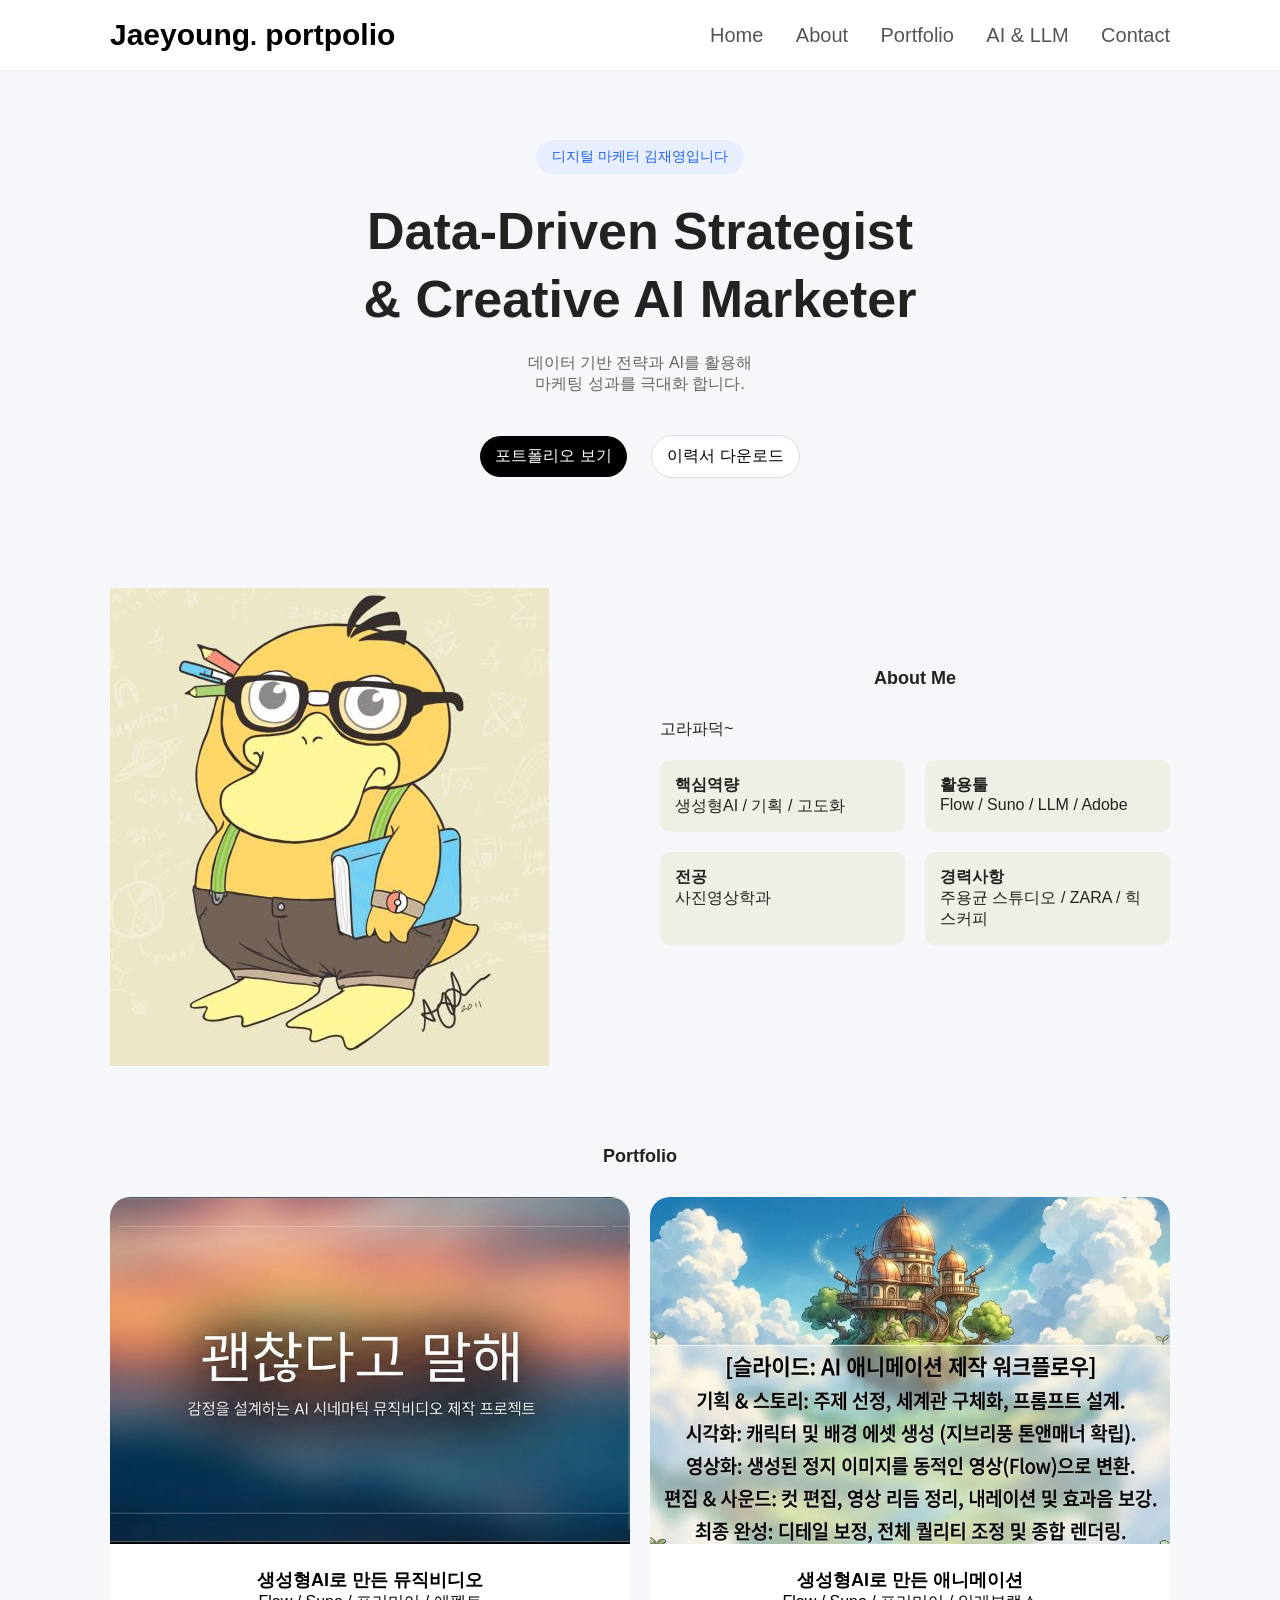
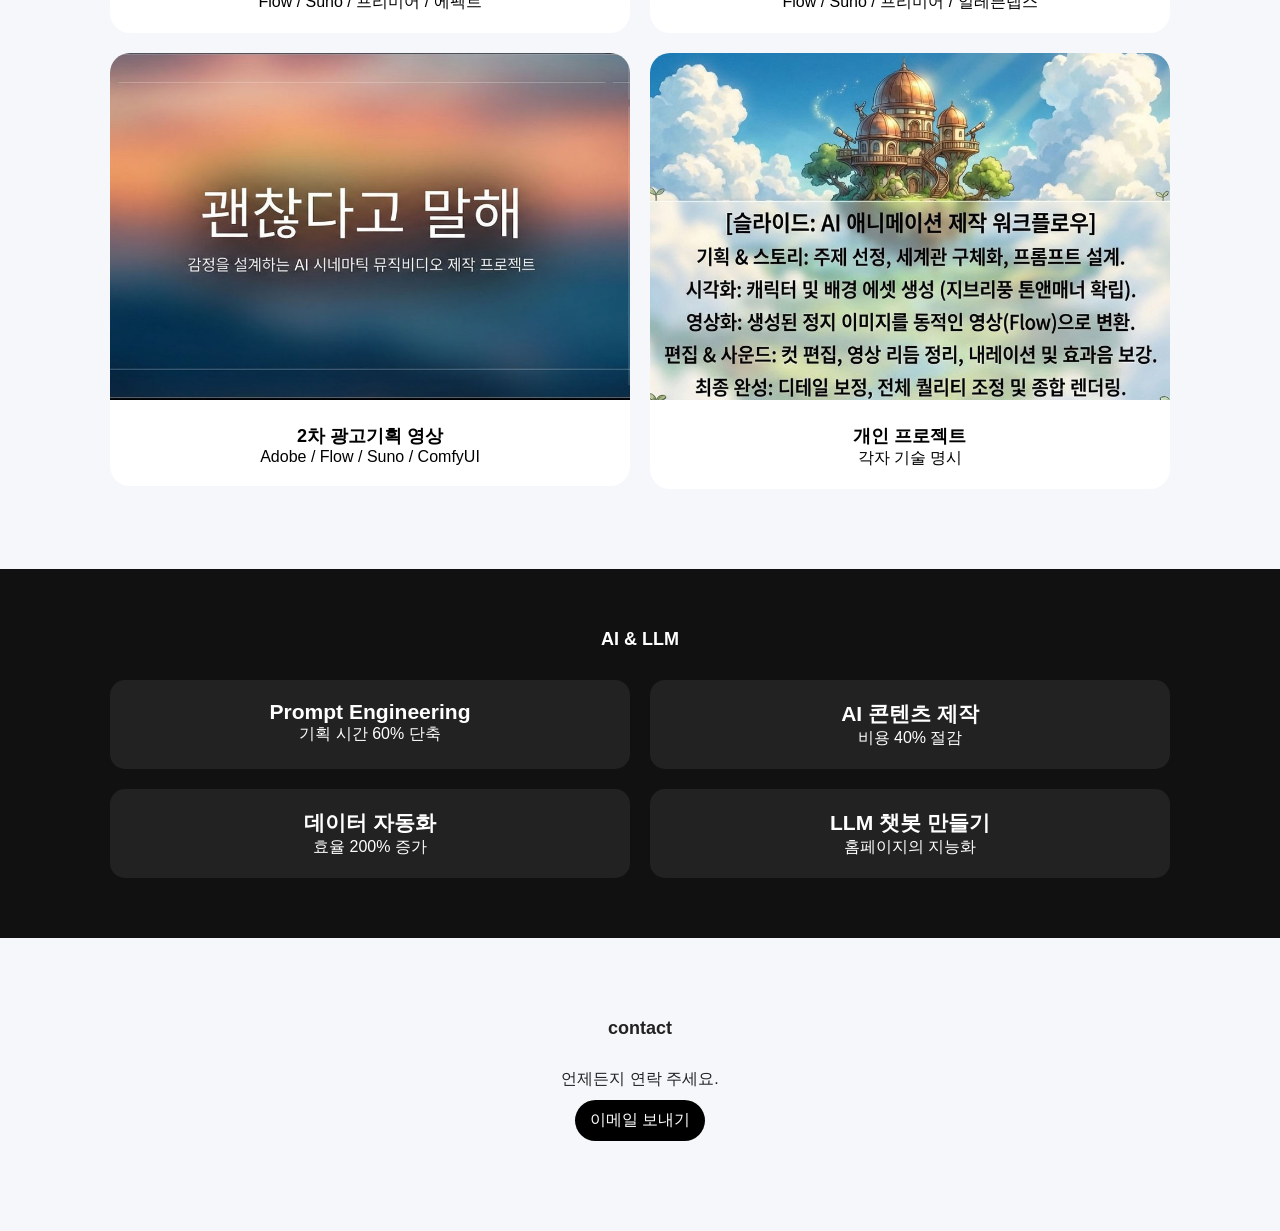
<file: index.html>
<!doctype html>
<html lang="ko">
  <head>
    <meta charset="UTF-8" />
    <meta name="viewport" content="width=device-width, initial-scale=1.0" />
    <title>김재영 홈페이지</title>
    <link rel="stylesheet" href="CSS/style.css" />
  </head>
  <body>
    <!--Navbar-->
    <nav class="navbar">
      <div class="container nav-inner">
        <a href="index.html">
          <div class="logo">
            Jaeyoung<span>.</span>
            portpolio
          </div>
        </a>
        <!-- 햄버거 버튼 -->
        <button class="hamburger" id="hamburger" aria-label="메뉴 열기">
          <span></span>
          <span></span>
          <span></span>
        </button>
        <div class="menu" id="menu">
          <a href="#home">Home</a>
          <a href="#about">About</a>
          <a href="#portfolio">Portfolio</a>
          <a href="#ai">AI & LLM</a>
          <a href="#contact">Contact</a>
        </div>
      </div>
    </nav>

    <!-- Hero -->
    <section id="home" class="Hero">
      <div class="container Hero-inner">
        <div class="badge">디지털 마케터 김재영입니다</div>
        <h1>
          Data-Driven <span> Strategist </span><br />
          & Creative <span> AI Marketer </span>
        </h1>
        <p>
          데이터 기반 전략과 AI를 활용해<br />
          마케팅 성과를 극대화 합니다.
        </p>
        <div class="btn-group">
          <a href="#portfolio" class="btn primary">포트폴리오 보기</a>
          <a href="IMAGE/이력서.pdf" class="btn secondary">이력서 다운로드</a>
        </div>
      </div>
    </section>

    <!-- About Me -->
    <section id="about" class="container">
      <div class="about-grid">
        <img src="IMAGE/고라파덕.jpg" alt="이미지에 대한 설명" />
        <div>
          <h2 class="about title">About Me</h2>
          <p>고라파덕~</p>
          <div class="card-box">
            <div class="card">
              <h4>핵심역량</h4>
              <p>생성형AI / 기획 / 고도화</p>
            </div>
            <div class="card">
              <h4>활용툴</h4>
              <p>Flow / Suno / LLM / Adobe</p>
            </div>
          </div>
          <div class="card-box">
            <div class="card">
              <h4>전공</h4>
              <p>사진영상학과</p>
            </div>
            <div class="card">
              <h4>경력사항</h4>
              <p>주용균 스튜디오 / ZARA / 힉스커피</p>
            </div>
          </div>
        </div>
      </div>
    </section>

    <!--Portfolio-->
    <section id="portfolio" class="portfolio">
      <div class="container">
        <h2>Portfolio</h2>
        <div class="grid">
          <a href="team1.html">
            <div class="portfolio-card">
              <img src="IMAGE/팀포트.jpg" alt="1차 팀프로젝트" />
              <div class="card-content">
                <h3>생성형AI로 만든 뮤직비디오</h3>
                <p>Flow / Suno / 프리미어 / 에펙트</p>
              </div>
            </div>
          </a>
          <a href="personal1.html">
            <div class="portfolio-card">
              <img src="IMAGE/개인포트.jpg" alt="개인 프로젝트" />
              <div class="card-content">
                <h3>생성형AI로 만든 애니메이션</h3>
                <p>Flow / Suno / 프리미어 / 일레븐랩스</p>
              </div>
            </div>
          </a>
          <a href="team2.html">
            <div class="portfolio-card">
              <img src="IMAGE/팀포트.jpg" alt="2차 팀프로젝트" />
              <div class="card-content">
                <h3>2차 광고기획 영상</h3>
                <p>Adobe / Flow / Suno / ComfyUI</p>
              </div>
            </div>
          </a>
          <a href="personal2.html">
            <div class="portfolio-card">
              <img src="IMAGE/개인포트.jpg" alt="개인 프로젝트" />
              <div class="card-content">
                <h3>개인 프로젝트</h3>
                <p>각자 기술 명시</p>
              </div>
            </div>
          </a>
        </div>
      </div>
    </section>

    <!-- AI -->
    <section id="ai" class="ai">
      <div class="container">
        <h2>AI & LLM</h2>
        <div class="grid">
          <div class="ai-card">
            <a href="#"><h3>Prompt Engineering</h3></a>
            <p>기획 시간 60% 단축</p>
          </div>
          <div class="ai-card">
            <a href="#"><h3>AI 콘텐츠 제작</h3></a>
            <p>비용 40% 절감</p>
          </div>
          <div class="ai-card">
            <a href="#"><h3>데이터 자동화</h3></a>
            <p>효율 200% 증가</p>
          </div>
          <div class="ai-card">
            <a href="#"><h3>LLM 챗봇 만들기</h3></a>
            <p>홈페이지의 지능화</p>
          </div>
        </div>
      </div>
    </section>

    <!--Contact-->
    <section id="contact" class="contact">
      <div class="container center contact-aline-center">
        <h2>contact</h2>
        <p>언제든지 연락 주세요.</p>
        <a href="mailto:jae94750@gmail.com" class="btn primary">
          이메일 보내기</a
        >
      </div>
    </section>

    <script>
      const hamburger = document.getElementById("hamburger");
      const menu = document.getElementById("menu");

      hamburger.addEventListener("click", () => {
        menu.classList.toggle("open");
        hamburger.classList.toggle("active");
      });

      // 메뉴 링크 클릭 시 자동 닫기
      document.querySelectorAll(".menu a").forEach((link) => {
        link.addEventListener("click", () => {
          menu.classList.remove("open");
          hamburger.classList.remove("active");
        });
      });
    </script>
  </body>
</html>
</file>
<file: CSS/style.css>
/* ===== BASE RESET ===== */
* {
  margin: 0;
  padding: 0;
  box-sizing: border-box;
  font-family: "Pretendard", sans-serif;
}

body {
  background: #f5f7fb;
  color: #222;
}

/* ===== NAVBAR ===== */
.navbar {
  position: fixed;
  width: 100%;
  top: 0;
  background: white;
  padding: 1.125rem 0;
  border-bottom: 0.0625rem solid #eee;
  z-index: 1000;
}

.container {
  max-width: 68.75rem;
  margin: auto;
  padding: 0 1.25rem;
}

.nav-inner {
  display: flex;
  justify-content: space-between;
  align-items: center;
}

.logo {
  font-weight: 700;
  font-size: 30px;
  color: #000000;
}

.logo span {
  font-size: 25px;
  color: #000000;
}

.navbar a {
  text-decoration: none;
}

.menu a {
  margin-left: 1.75rem;
  text-decoration: none;
  color: #555;
  font-size: 20px;
  transition: 0.2s;
}

.menu a:hover {
  color: #2563eb;
}

/* ===== 햄버거 버튼 ===== */
.hamburger {
  display: none;
  flex-direction: column;
  justify-content: center;
  align-items: center;
  gap: 5px;
  width: 40px;
  height: 40px;
  background: none;
  border: none;
  cursor: pointer;
  padding: 4px;
  z-index: 1100;
}

.hamburger span {
  display: block;
  width: 24px;
  height: 2px;
  background: #222;
  border-radius: 2px;
  transition: all 0.3s ease;
  transform-origin: center;
}

/* 햄버거 → X 변환 */
.hamburger.active span:nth-child(1) {
  transform: translateY(7px) rotate(45deg);
}
.hamburger.active span:nth-child(2) {
  opacity: 0;
}
.hamburger.active span:nth-child(3) {
  transform: translateY(-7px) rotate(-45deg);
}

/* ===== HERO ===== */
.Hero {
  padding-top: 8.75rem;
  padding-bottom: 6.25rem;
  text-align: center;
}

.Hero-inner {
  max-width: 50rem;
  margin: 0 auto;
}

.badge {
  display: inline-block;
  background: #e7efff;
  color: #2563eb;
  padding: 0.5rem 1rem;
  border-radius: 62.4375rem;
  font-size: 0.875rem;
  margin-bottom: 1.5rem;
}

.Hero h1 {
  font-size: 3.25rem;
  font-weight: 700;
  line-height: 1.3;
  margin-bottom: 1.25rem;
}

.Hero p {
  color: #666;
  font-size: 1rem;
  margin-bottom: 1.875rem;
}

.btn {
  padding: 10px 15px;
  border-radius: 1.875rem;
  text-decoration: none;
  display: inline-block;
  margin: 0.625rem;
  color: black;
  font-size: 16px;
}

.primary {
  background: black;
  color: white;
}

.secondary {
  background: white;
  border: 0.0625rem solid #ddd;
}

/* ===== ABOUT ===== */
.about {
  padding: 5rem 0;
  font-weight: bold;
}

.about-grid {
  display: grid;
  grid-template-columns: 1fr 1fr;
  gap: 2.5rem;
  font-weight: 500;
}

.about img {
  width: 100%;
  border-radius: 1.25rem;
}

.card-box {
  display: flex;
  gap: 1.25rem;
  margin-top: 1.25rem;
  font-weight: 900;
}

.card {
  background: #edf0e5;
  padding: 0.9375rem;
  border-radius: 0.625rem;
  font-weight: 500;
  flex: 1;
}

/* ===== PORTFOLIO ===== */
.portfolio {
  padding: 5rem 0;
}

.grid {
  display: grid;
  grid-template-columns: 1fr 1fr;
  gap: 1.25rem;
}

.portfolio-card {
  background: white;
  border-radius: 1.25rem;
  overflow: hidden;
  transition: 0.3s;
  text-align: center;
}

.portfolio a {
  text-decoration: none;
  color: #000000;
}

.portfolio-card:hover {
  transform: translateY(-10px);
}

.portfolio-card img {
  width: 100%;
}

.card-content {
  padding: 1.25rem;
}

.card-content h3 {
  font-size: large;
}

.card-content p {
  font-size: medium;
}

.portfolio h2 {
  font-size: 20px;
  font-weight: 800;
}

/* ===== AI ===== */
.ai {
  background: #111;
  color: white;
  padding: 3.75rem 0;
}

.ai-card {
  background: #222;
  padding: 1.25rem;
  border-radius: 0.9375rem;
  text-align: center;
}

.container h2 {
  text-align: center;
  padding-bottom: 1.875rem;
  font-size: large;
  font-weight: 800;
}

.ai-card a {
  text-decoration: none;
  color: #ffffff;
  font-size: large;
}

.ai-card p {
  font-size: medium;
}

/* ===== CONTACT ===== */
.contact {
  padding: 80px 0;
}

.contact-aline-center {
  text-align: center;
}

/* ===================================================
   반응형 미디어 쿼리
=================================================== */

/* 태블릿 (768px ~ 1024px) */
@media (max-width: 1024px) {
  .logo {
    font-size: 22px;
  }

  .menu a {
    font-size: 16px;
    margin-left: 1.25rem;
  }

  .Hero h1 {
    font-size: 2.5rem;
  }

  .about-grid {
    gap: 1.5rem;
  }
}

/* 모바일 (768px 이하) */
@media (max-width: 768px) {
  /* 햄버거 버튼 표시 */
  .hamburger {
    display: flex;
  }

  /* 모바일 메뉴 */
  .menu {
    display: none;
    flex-direction: column;
    position: absolute;
    top: 100%;
    left: 0;
    width: 100%;
    background: white;
    border-top: 1px solid #eee;
    padding: 1rem 1.25rem;
    box-shadow: 0 8px 20px rgba(0, 0, 0, 0.08);
  }

  .menu.open {
    display: flex;
  }

  .menu a {
    margin: 0;
    padding: 0.75rem 0;
    font-size: 18px;
    border-bottom: 1px solid #f0f0f0;
    color: #333;
  }

  .menu a:last-child {
    border-bottom: none;
  }

  /* Hero */
  .Hero {
    padding-top: 7rem;
    padding-bottom: 4rem;
  }

  .Hero h1 {
    font-size: 2rem;
    word-break: keep-all;
  }

  .Hero p {
    font-size: 0.9rem;
  }

  .btn-group {
    display: flex;
    flex-direction: column;
    align-items: center;
    gap: 0.5rem;
  }

  .btn {
    width: 80%;
    text-align: center;
    margin: 0;
  }

  /* About */
  .about-grid {
    grid-template-columns: 1fr;
  }

  .about img {
    max-width: 100%;
    height: 280px;
    object-fit: cover;
  }

  .card-box {
    flex-direction: column;
    gap: 0.75rem;
  }

  /* Portfolio */
  .grid {
    grid-template-columns: 1fr;
  }

  /* AI */
  .ai .grid {
    grid-template-columns: 1fr 1fr;
  }

  .ai-card {
    padding: 1rem;
  }
}

/* 소형 모바일 (480px 이하) */
@media (max-width: 480px) {
  .logo {
    font-size: 18px;
  }

  .Hero h1 {
    font-size: 1.65rem;
  }

  .badge {
    font-size: 0.8rem;
  }

  .btn {
    width: 90%;
    font-size: 15px;
  }

  .ai .grid {
    grid-template-columns: 1fr;
  }

  .ai-card a h3 {
    font-size: 1rem;
  }

  .contact {
    padding: 60px 0;
  }

  .about img {
    height: 220px;
  }
}
</file>
